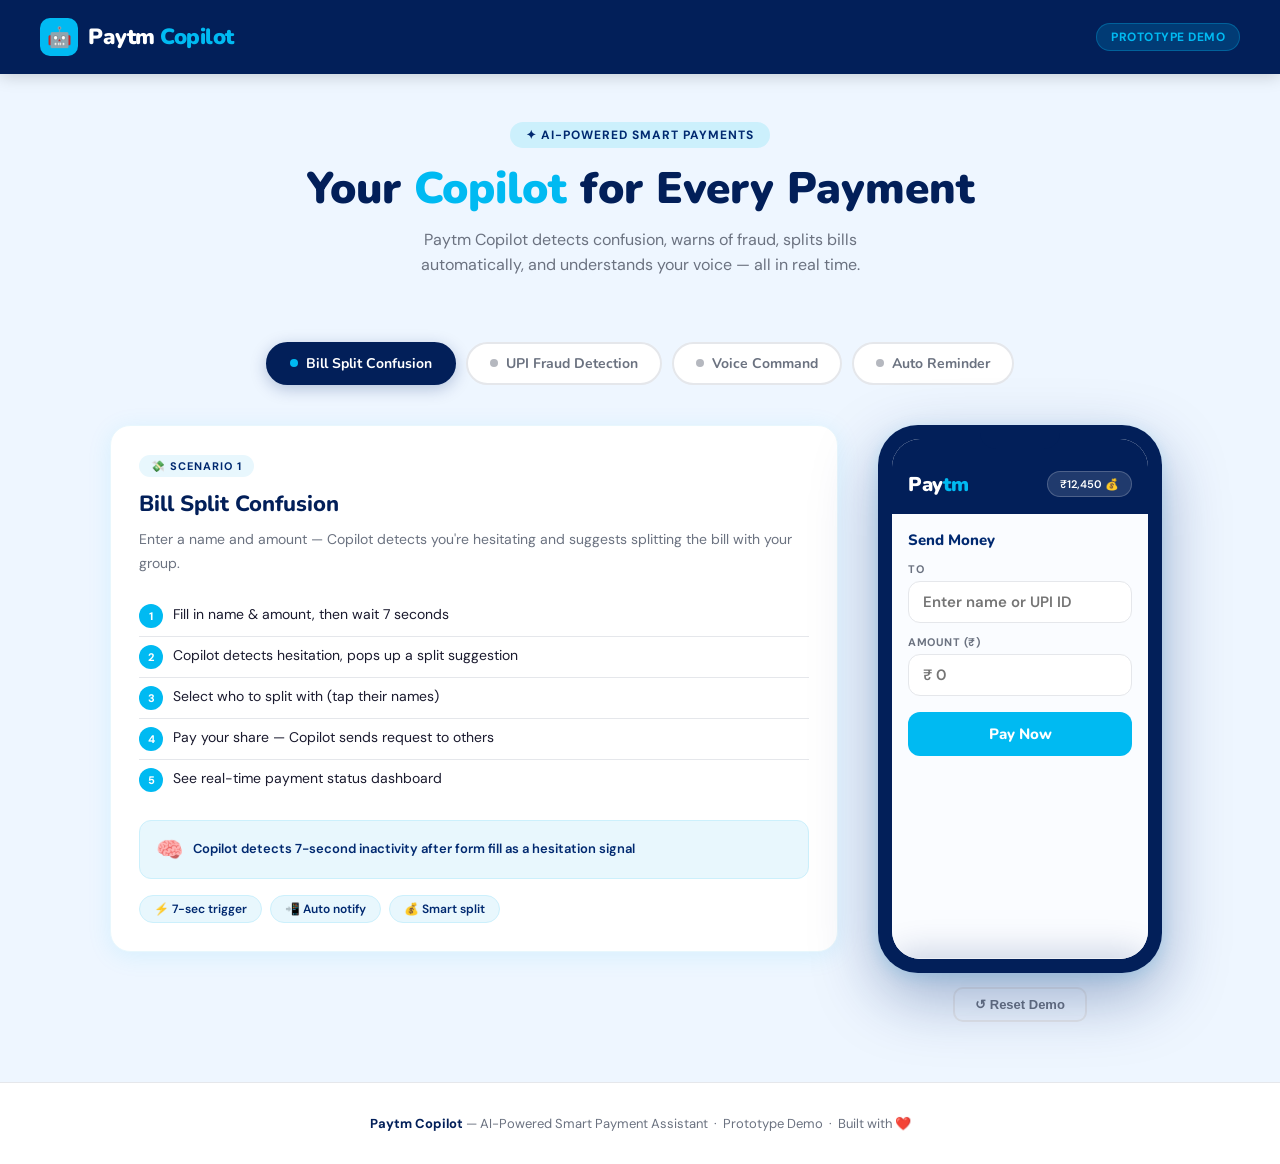
<file: 4 Scenerios.html>
<!DOCTYPE html>
<html lang="en">
<head>
<meta charset="UTF-8">
<meta name="viewport" content="width=device-width, initial-scale=1.0">
<title>Paytm Copilot — Smart Payment Assistant</title>
<link href="https://fonts.googleapis.com/css2?family=Nunito:wght@400;600;700;800;900&family=DM+Sans:wght@400;500;600&display=swap" rel="stylesheet">
<style>
  :root {
    --paytm-blue: #00BAF2;
    --paytm-dark-blue: #002970;
    --paytm-navy: #021F59;
    --paytm-light-blue: #E8F7FD;
    --paytm-sky: #CCF0FC;
    --green: #00C853;
    --green-light: #E8F5E9;
    --orange: #FF6D00;
    --orange-light: #FFF3E0;
    --red: #D50000;
    --red-light: #FFEBEE;
    --gray-bg: #F5F7FA;
    --card-bg: #FFFFFF;
    --text-main: #1A1A2E;
    --text-sub: #6B7280;
    --border: #E5E7EB;
    --shadow: 0 4px 24px rgba(0,186,242,0.10);
    --phone-bg: #FAFCFF;
  }

  * { box-sizing: border-box; margin: 0; padding: 0; }

  body {
    font-family: 'DM Sans', sans-serif;
    background: #EEF6FF;
    color: var(--text-main);
    min-height: 100vh;
  }

  /* ── HEADER ── */
  header {
    background: var(--paytm-navy);
    padding: 18px 40px;
    display: flex;
    align-items: center;
    gap: 14px;
    position: sticky; top: 0; z-index: 100;
    box-shadow: 0 2px 16px rgba(0,0,0,0.18);
  }
  .logo-wrap {
    display: flex; align-items: center; gap: 10px;
  }
  .logo-icon {
    width: 38px; height: 38px;
    background: var(--paytm-blue);
    border-radius: 10px;
    display: flex; align-items: center; justify-content: center;
    font-size: 20px;
  }
  header h1 {
    font-family: 'Nunito', sans-serif;
    font-size: 22px; font-weight: 900;
    color: #fff;
    letter-spacing: -0.5px;
  }
  header h1 span { color: var(--paytm-blue); }
  .header-badge {
    margin-left: auto;
    background: rgba(0,186,242,0.18);
    color: var(--paytm-blue);
    font-size: 12px; font-weight: 700;
    padding: 5px 14px; border-radius: 20px;
    letter-spacing: 0.5px;
    border: 1px solid rgba(0,186,242,0.3);
  }

  /* ── HERO ── */
  .hero {
    text-align: center;
    padding: 48px 20px 32px;
  }
  .hero-tag {
    display: inline-block;
    background: var(--paytm-sky);
    color: var(--paytm-dark-blue);
    font-size: 12px; font-weight: 700;
    padding: 5px 16px; border-radius: 20px;
    letter-spacing: 1px; margin-bottom: 16px;
    text-transform: uppercase;
  }
  .hero h2 {
    font-family: 'Nunito', sans-serif;
    font-size: clamp(26px,5vw,44px);
    font-weight: 900; line-height: 1.15;
    color: var(--paytm-navy);
    margin-bottom: 12px;
  }
  .hero h2 span { color: var(--paytm-blue); }
  .hero p {
    color: var(--text-sub);
    font-size: 16px; max-width: 520px; margin: 0 auto 32px;
    line-height: 1.6;
  }

  /* ── NAV TABS ── */
  .scenario-nav {
    display: flex; justify-content: center; flex-wrap: wrap;
    gap: 10px; margin-bottom: 40px; padding: 0 16px;
  }
  .nav-btn {
    background: #fff;
    border: 2px solid var(--border);
    color: var(--text-sub);
    font-family: 'Nunito', sans-serif;
    font-size: 14px; font-weight: 700;
    padding: 10px 22px; border-radius: 50px;
    cursor: pointer; transition: all .2s;
    display: flex; align-items: center; gap: 8px;
  }
  .nav-btn:hover { border-color: var(--paytm-blue); color: var(--paytm-blue); }
  .nav-btn.active {
    background: var(--paytm-navy);
    border-color: var(--paytm-navy);
    color: #fff;
    box-shadow: 0 4px 16px rgba(0,41,112,0.25);
  }
  .nav-btn .dot {
    width: 8px; height: 8px; border-radius: 50%;
    background: currentColor; opacity: 0.5;
  }
  .nav-btn.active .dot { opacity: 1; background: var(--paytm-blue); }

  /* ── SCENARIO CONTAINER ── */
  .scenario { display: none; }
  .scenario.active { display: block; }

  /* ── DEMO LAYOUT ── */
  .demo-layout {
    display: flex; gap: 32px; align-items: flex-start;
    max-width: 1100px; margin: 0 auto 60px;
    padding: 0 20px;
    flex-wrap: wrap;
  }

  /* ── INFO CARD ── */
  .info-card {
    flex: 1; min-width: 280px;
    background: var(--card-bg);
    border-radius: 20px;
    padding: 28px;
    box-shadow: var(--shadow);
    border: 1.5px solid #E8F7FD;
  }
  .info-card .sc-tag {
    display: inline-block;
    font-size: 11px; font-weight: 700; letter-spacing: 1px;
    text-transform: uppercase;
    padding: 4px 12px; border-radius: 20px;
    margin-bottom: 14px;
  }
  .info-card h3 {
    font-family: 'Nunito', sans-serif;
    font-size: 22px; font-weight: 800; margin-bottom: 10px;
    line-height: 1.25;
    color: var(--paytm-navy);
  }
  .info-card p {
    color: var(--text-sub); font-size: 14px; line-height: 1.7;
    margin-bottom: 20px;
  }
  .step-list { list-style: none; }
  .step-list li {
    display: flex; align-items: flex-start; gap: 10px;
    font-size: 14px; color: var(--text-main);
    padding: 8px 0; border-bottom: 1px solid var(--border);
    line-height: 1.5;
  }
  .step-list li:last-child { border-bottom: none; }
  .step-num {
    min-width: 24px; height: 24px;
    background: var(--paytm-blue);
    color: #fff; border-radius: 50%;
    font-size: 11px; font-weight: 800;
    display: flex; align-items: center; justify-content: center;
    flex-shrink: 0;
  }
  .copilot-badge {
    margin-top: 20px;
    background: var(--paytm-light-blue);
    border: 1.5px solid var(--paytm-sky);
    border-radius: 12px; padding: 14px 16px;
    display: flex; align-items: center; gap: 10px;
  }
  .copilot-badge .icon { font-size: 22px; }
  .copilot-badge p { margin: 0; color: var(--paytm-dark-blue); font-size: 13px; font-weight: 600; }

  /* ── PHONE ── */
  .phone-wrap {
    display: flex; flex-direction: column; align-items: center;
    flex: 0 0 300px;
  }
  .phone {
    width: 284px;
    background: var(--paytm-navy);
    border-radius: 40px;
    padding: 14px;
    box-shadow: 0 24px 64px rgba(0,41,112,0.35), 0 4px 16px rgba(0,186,242,0.15);
    position: relative;
  }
  .phone-inner {
    background: #fff;
    border-radius: 28px;
    overflow: hidden;
    min-height: 520px;
    position: relative;
    display: flex; flex-direction: column;
  }
  .phone-notch {
    position: absolute; top: 0; left: 50%; transform: translateX(-50%);
    width: 80px; height: 24px;
    background: var(--paytm-navy);
    border-radius: 0 0 16px 16px;
    z-index: 10;
  }

  /* PAYTM APP HEADER */
  .app-header {
    background: var(--paytm-navy);
    padding: 32px 16px 16px;
    display: flex; align-items: center; justify-content: space-between;
  }
  .app-header .app-logo {
    font-family: 'Nunito', sans-serif;
    font-size: 20px; font-weight: 900;
    color: #fff; letter-spacing: -0.5px;
  }
  .app-header .app-logo span { color: var(--paytm-blue); }
  .app-header .balance-chip {
    background: rgba(255,255,255,0.12);
    border: 1px solid rgba(255,255,255,0.2);
    padding: 5px 12px; border-radius: 20px;
    font-size: 11px; color: #fff; font-weight: 600;
  }

  /* PHONE SCREEN CONTENT */
  .phone-screen {
    flex: 1;
    background: var(--phone-bg);
    padding: 16px;
    display: flex; flex-direction: column; gap: 12px;
    position: relative;
  }

  /* Input fields on phone */
  .phone-input-group { display: flex; flex-direction: column; gap: 5px; }
  .phone-input-group label {
    font-size: 11px; font-weight: 700; color: var(--text-sub);
    letter-spacing: 0.5px; text-transform: uppercase;
  }
  .phone-input {
    background: #fff;
    border: 1.5px solid var(--border);
    border-radius: 12px;
    padding: 10px 14px;
    font-size: 15px; font-weight: 600;
    color: var(--text-main);
    font-family: 'DM Sans', sans-serif;
    transition: border-color .2s, box-shadow .2s;
    outline: none; width: 100%;
    display: block;
  }
  .phone-input:focus { border-color: var(--paytm-blue); box-shadow: 0 0 0 3px rgba(0,186,242,0.12); }
  .phone-input.amount-green { border-color: var(--green); color: var(--green); background: var(--green-light); }
  .phone-input.amount-orange { border-color: var(--orange); color: var(--orange); background: var(--orange-light); }
  .phone-input.amount-red { border-color: var(--red); color: var(--red); background: var(--red-light); }

  /* Pay button */
  .phone-pay-btn {
    background: var(--paytm-blue);
    color: #fff; border: none;
    border-radius: 12px; padding: 12px;
    font-family: 'Nunito', sans-serif;
    font-size: 15px; font-weight: 800;
    cursor: pointer; width: 100%;
    transition: all .2s;
    margin-top: 4px;
  }
  .phone-pay-btn:hover { background: var(--paytm-dark-blue); transform: translateY(-1px); }
  .phone-pay-btn:disabled { background: #b0bec5; cursor: default; transform: none; }

  /* ── COPILOT POPUP on phone ── */
  .copilot-popup {
    position: absolute; bottom: 0; left: 0; right: 0;
    background: #fff;
    border-radius: 20px 20px 0 0;
    padding: 16px;
    box-shadow: 0 -8px 32px rgba(0,41,112,0.18);
    transform: translateY(100%);
    transition: transform .38s cubic-bezier(.4,0,.2,1);
    z-index: 20;
  }
  .copilot-popup.show { transform: translateY(0); }
  .popup-handle {
    width: 36px; height: 4px;
    background: #E0E0E0; border-radius: 4px;
    margin: 0 auto 14px;
  }
  .popup-header {
    display: flex; align-items: center; gap: 8px; margin-bottom: 12px;
  }
  .popup-avatar {
    width: 32px; height: 32px;
    background: var(--paytm-navy);
    border-radius: 50%;
    display: flex; align-items: center; justify-content: center;
    font-size: 14px; flex-shrink: 0;
  }
  .popup-title { font-weight: 800; font-size: 14px; color: var(--paytm-navy); font-family: 'Nunito', sans-serif; }
  .popup-sub { font-size: 11px; color: var(--text-sub); margin-top: 1px; }
  .popup-msg {
    background: var(--paytm-light-blue);
    border-radius: 12px; padding: 12px;
    font-size: 13px; line-height: 1.5; color: var(--paytm-dark-blue);
    margin-bottom: 12px;
  }
  .popup-actions { display: flex; gap: 8px; }
  .popup-btn {
    flex: 1; padding: 10px;
    border-radius: 10px; border: none;
    font-family: 'Nunito', sans-serif;
    font-size: 13px; font-weight: 800;
    cursor: pointer; transition: all .2s;
  }
  .popup-btn.primary { background: var(--paytm-navy); color: #fff; }
  .popup-btn.primary:hover { background: var(--paytm-blue); }
  .popup-btn.secondary { background: var(--gray-bg); color: var(--text-sub); border: 1.5px solid var(--border); }
  .popup-btn.green { background: var(--green); color: #fff; }
  .popup-btn.orange { background: var(--orange); color: #fff; }
  .popup-btn.red-btn { background: var(--red); color: #fff; }

  /* Amount color badge */
  .amount-badge {
    display: flex; align-items: center; gap: 6px;
    font-size: 11px; font-weight: 700;
    padding: 4px 10px; border-radius: 20px;
    margin-top: 4px;
    opacity: 0;
    transition: opacity .3s;
  }
  .amount-badge.show { opacity: 1; }
  .amount-badge.green { background: var(--green-light); color: var(--green); }
  .amount-badge.orange { background: var(--orange-light); color: var(--orange); }
  .amount-badge.red { background: var(--red-light); color: var(--red); }
  .amount-badge::before { content: '●'; font-size: 8px; }

  /* Success screen */
  .success-screen {
    display: flex; flex-direction: column; align-items: center;
    justify-content: center; gap: 12px;
    flex: 1;
    text-align: center; padding: 20px;
  }
  .success-icon {
    width: 72px; height: 72px; border-radius: 50%;
    display: flex; align-items: center; justify-content: center;
    font-size: 36px;
  }
  .success-title { font-family: 'Nunito', sans-serif; font-size: 20px; font-weight: 900; }
  .success-sub { font-size: 13px; color: var(--text-sub); line-height: 1.5; }

  /* ── BILL SPLIT SPECIFIC ── */
  .split-people { display: flex; flex-direction: column; gap: 8px; }
  .split-person {
    display: flex; align-items: center; gap: 10px;
    background: #fff; border: 1.5px solid var(--border);
    border-radius: 12px; padding: 10px 12px;
    cursor: pointer; transition: all .2s;
  }
  .split-person.selected { border-color: var(--paytm-blue); background: var(--paytm-light-blue); }
  .split-person .avatar {
    width: 32px; height: 32px; border-radius: 50%;
    display: flex; align-items: center; justify-content: center;
    font-size: 16px; flex-shrink: 0;
  }
  .split-person .name { font-weight: 700; font-size: 13px; color: var(--text-main); }
  .split-person .share { font-size: 12px; color: var(--text-sub); margin-left: auto; font-weight: 600; }
  .split-person .check {
    width: 18px; height: 18px; border-radius: 50%;
    border: 2px solid var(--border);
    display: flex; align-items: center; justify-content: center;
    font-size: 10px; color: transparent;
    flex-shrink: 0; transition: all .2s;
  }
  .split-person.selected .check {
    background: var(--paytm-blue); border-color: var(--paytm-blue); color: #fff;
  }

  /* ── BILL SUMMARY ── */
  .bill-summary {
    background: var(--paytm-light-blue);
    border-radius: 12px; padding: 12px;
    font-size: 13px;
  }
  .bill-row { display: flex; justify-content: space-between; padding: 3px 0; }
  .bill-row .label { color: var(--text-sub); }
  .bill-row .val { font-weight: 700; color: var(--paytm-navy); }
  .bill-row.highlight .val { color: var(--green); }

  /* ── VOICE SCENARIO ── */
  .voice-area {
    display: flex; flex-direction: column; align-items: center;
    gap: 12px; padding: 16px 0 8px;
  }
  .mic-btn {
    width: 68px; height: 68px; border-radius: 50%;
    background: var(--paytm-navy);
    border: none; cursor: pointer;
    display: flex; align-items: center; justify-content: center;
    font-size: 28px;
    box-shadow: 0 6px 20px rgba(0,41,112,0.3);
    transition: all .2s;
    position: relative;
  }
  .mic-btn.listening {
    background: var(--red);
    box-shadow: 0 6px 20px rgba(213,0,0,0.35);
    animation: pulse-mic 1s infinite;
  }
  @keyframes pulse-mic {
    0%,100% { box-shadow: 0 6px 20px rgba(213,0,0,0.35), 0 0 0 0 rgba(213,0,0,0.25); }
    50% { box-shadow: 0 6px 20px rgba(213,0,0,0.35), 0 0 0 14px rgba(213,0,0,0); }
  }
  .mic-label { font-size: 12px; color: var(--text-sub); font-weight: 600; }
  .voice-transcript {
    background: #fff; border: 1.5px solid var(--paytm-sky);
    border-radius: 12px; padding: 10px 14px;
    font-size: 13px; color: var(--text-sub);
    width: 100%; min-height: 38px;
    font-style: italic;
  }
  .voice-transcript.active { color: var(--paytm-dark-blue); font-style: normal; font-weight: 600; }

  /* ── REMINDER SCENARIO ── */
  .reminder-list { display: flex; flex-direction: column; gap: 8px; }
  .reminder-item {
    background: #fff; border: 1.5px solid var(--border);
    border-radius: 12px; padding: 12px;
    display: flex; align-items: center; gap: 10px;
  }
  .reminder-item .r-icon {
    width: 36px; height: 36px; border-radius: 10px;
    display: flex; align-items: center; justify-content: center;
    font-size: 18px; flex-shrink: 0;
  }
  .reminder-item .r-info { flex: 1; }
  .reminder-item .r-name { font-weight: 700; font-size: 13px; color: var(--text-main); }
  .reminder-item .r-date { font-size: 11px; color: var(--text-sub); margin-top: 1px; }
  .reminder-item .r-amount { font-weight: 800; font-size: 14px; font-family: 'Nunito', sans-serif; }
  .reminder-item.paid { opacity: 0.55; }
  .reminder-item.paid .r-name { text-decoration: line-through; }

  .total-card {
    background: var(--paytm-navy);
    border-radius: 12px; padding: 14px;
    color: #fff; text-align: center;
  }
  .total-card .total-label { font-size: 11px; opacity: 0.7; text-transform: uppercase; letter-spacing: 1px; }
  .total-card .total-amt { font-family: 'Nunito', sans-serif; font-size: 28px; font-weight: 900; margin: 4px 0; }
  .total-card .total-sub { font-size: 11px; opacity: 0.6; }

  /* ── TIMELINE / STEP INDICATOR ── */
  .phone-step-indicator {
    display: flex; justify-content: center; gap: 6px; padding: 8px 0 0;
  }
  .phone-step-indicator .step-dot {
    width: 7px; height: 7px; border-radius: 50%;
    background: var(--border); transition: all .3s;
  }
  .phone-step-indicator .step-dot.active { background: var(--paytm-blue); transform: scale(1.3); }
  .phone-step-indicator .step-dot.done { background: var(--green); }

  /* ── FRAUD WARNING ── */
  .fraud-warn {
    border-radius: 12px; padding: 12px;
    margin-bottom: 8px;
    display: flex; gap: 8px; align-items: flex-start;
    font-size: 13px; line-height: 1.5;
    display: none;
  }
  .fraud-warn.show { display: flex; }
  .fraud-warn .warn-icon { font-size: 18px; flex-shrink: 0; }
  .fraud-warn.orange-warn { background: var(--orange-light); color: #7f3b00; border: 1.5px solid #FFB74D; }
  .fraud-warn.red-warn { background: var(--red-light); color: #7f0000; border: 1.5px solid #EF9A9A; }

  /* ── STATUS tags ── */
  .status-tag {
    display: inline-block;
    font-size: 10px; font-weight: 700; letter-spacing: 0.5px;
    padding: 3px 8px; border-radius: 20px;
    text-transform: uppercase;
  }
  .status-tag.pending { background: var(--orange-light); color: var(--orange); }
  .status-tag.paid { background: var(--green-light); color: var(--green); }
  .status-tag.sent { background: var(--paytm-light-blue); color: var(--paytm-dark-blue); }

  /* ── RESET BTN ── */
  .reset-btn {
    margin-top: 14px;
    background: transparent; border: 2px solid var(--border);
    color: var(--text-sub); border-radius: 10px;
    padding: 8px 20px; font-size: 13px; font-weight: 700;
    cursor: pointer; transition: all .2s;
  }
  .reset-btn:hover { border-color: var(--paytm-blue); color: var(--paytm-blue); }

  /* ── FEATURE CHIPS ── */
  .feature-chips { display: flex; flex-wrap: wrap; gap: 8px; margin-top: 16px; }
  .chip {
    background: var(--gray-bg);
    border: 1.5px solid var(--border);
    border-radius: 20px; padding: 5px 14px;
    font-size: 12px; font-weight: 600; color: var(--text-sub);
    display: flex; align-items: center; gap: 5px;
  }
  .chip.blue { background: var(--paytm-light-blue); border-color: var(--paytm-sky); color: var(--paytm-dark-blue); }

  /* ── FOOTER ── */
  footer {
    text-align: center;
    padding: 32px 20px;
    color: var(--text-sub);
    font-size: 13px;
    border-top: 1px solid var(--border);
    background: #fff;
  }
  footer strong { color: var(--paytm-navy); }

  /* ── UTILS ── */
  .hidden { display: none !important; }
  .mt8 { margin-top: 8px; }
  .mt4 { margin-top: 4px; }

  /* scrollbar */
  ::-webkit-scrollbar { width: 5px; }
  ::-webkit-scrollbar-thumb { background: var(--paytm-sky); border-radius: 10px; }

  /* Phone timer bar */
  .timer-bar-wrap {
    height: 4px; background: var(--border); border-radius: 4px; overflow: hidden;
    margin-bottom: 6px; display: none;
  }
  .timer-bar-wrap.show { display: block; }
  .timer-bar {
    height: 100%; background: var(--paytm-blue); border-radius: 4px;
    width: 100%;
    transition: width linear;
  }
</style>
</head>
<body>

<!-- HEADER -->
<header>
  <div class="logo-wrap">
    <div class="logo-icon">🤖</div>
    <h1>Paytm <span>Copilot</span></h1>
  </div>
  <div class="header-badge">PROTOTYPE DEMO</div>
</header>

<!-- HERO -->
<div class="hero">
  <div class="hero-tag">✦ AI-Powered Smart Payments</div>
  <h2>Your <span>Copilot</span> for Every Payment</h2>
  <p>Paytm Copilot detects confusion, warns of fraud, splits bills automatically, and understands your voice — all in real time.</p>
</div>

<!-- SCENARIO NAV -->
<div class="scenario-nav">
  <button class="nav-btn active" onclick="switchScenario('split')">
    <span class="dot"></span>Bill Split Confusion
  </button>
  <button class="nav-btn" onclick="switchScenario('fraud')">
    <span class="dot"></span>UPI Fraud Detection
  </button>
  <button class="nav-btn" onclick="switchScenario('voice')">
    <span class="dot"></span>Voice Command
  </button>
  <button class="nav-btn" onclick="switchScenario('reminder')">
    <span class="dot"></span>Auto Reminder
  </button>
</div>

<!-- ═══════════════════════════════════════════ -->
<!--  SCENARIO 1 — BILL SPLIT                  -->
<!-- ═══════════════════════════════════════════ -->
<div id="sc-split" class="scenario active">
  <div class="demo-layout">
    <!-- Info -->
    <div class="info-card">
      <div class="sc-tag" style="background:#E8F7FD;color:#002970;">💸 Scenario 1</div>
      <h3>Bill Split Confusion</h3>
      <p>Enter a name and amount — Copilot detects you're hesitating and suggests splitting the bill with your group.</p>
      <ul class="step-list">
        <li><div class="step-num">1</div> Fill in name & amount, then wait 7 seconds</li>
        <li><div class="step-num">2</div> Copilot detects hesitation, pops up a split suggestion</li>
        <li><div class="step-num">3</div> Select who to split with (tap their names)</li>
        <li><div class="step-num">4</div> Pay your share — Copilot sends request to others</li>
        <li><div class="step-num">5</div> See real-time payment status dashboard</li>
      </ul>
      <div class="copilot-badge">
        <div class="icon">🧠</div>
        <p>Copilot detects 7-second inactivity after form fill as a hesitation signal</p>
      </div>
      <div class="feature-chips">
        <div class="chip blue">⚡ 7-sec trigger</div>
        <div class="chip blue">📲 Auto notify</div>
        <div class="chip blue">💰 Smart split</div>
      </div>
    </div>

    <!-- Phone -->
    <div class="phone-wrap">
      <div class="phone">
        <div class="phone-notch"></div>
        <div class="phone-inner">
          <div class="app-header">
            <div class="app-logo">Pay<span>tm</span></div>
            <div class="balance-chip">₹12,450 💰</div>
          </div>

          <!-- STEP: FORM -->
          <div class="phone-screen" id="split-form-screen">
            <div style="font-family:'Nunito',sans-serif;font-size:15px;font-weight:800;color:#002970;">Send Money</div>

            <div class="phone-input-group">
              <label>To</label>
              <input class="phone-input" id="split-name" placeholder="Enter name or UPI ID" oninput="splitTyping()" />
            </div>
            <div class="phone-input-group">
              <label>Amount (₹)</label>
              <input class="phone-input" id="split-amount" type="number" placeholder="₹ 0" oninput="splitTyping()" />
            </div>

            <div class="timer-bar-wrap" id="split-timer-wrap">
              <div class="timer-bar" id="split-timer-bar"></div>
            </div>
            <div id="split-timer-label" style="font-size:11px;color:#aaa;text-align:center;display:none;">Copilot watching… 👀</div>

            <button class="phone-pay-btn" onclick="splitPay()" id="split-pay-btn">Pay Now</button>

            <!-- COPILOT POPUP -->
            <div class="copilot-popup" id="split-popup">
              <div class="popup-handle"></div>
              <div class="popup-header">
                <div class="popup-avatar">🤖</div>
                <div>
                  <div class="popup-title">Paytm Copilot</div>
                  <div class="popup-sub">Bill Split Suggestion</div>
                </div>
              </div>
              <div class="popup-msg" id="split-popup-msg">
                You've been on this screen for 7 seconds. Split this ₹<span id="split-amt-display">0</span> bill with your group?
              </div>
              <div class="popup-actions">
                <button class="popup-btn primary" onclick="showSplitPicker()">Yes, Split! 🤝</button>
                <button class="popup-btn secondary" onclick="closeSplitPopup()">No, I'll pay</button>
              </div>
            </div>
          </div>

          <!-- STEP: SPLIT PICKER -->
          <div class="phone-screen hidden" id="split-picker-screen">
            <div style="font-family:'Nunito',sans-serif;font-size:14px;font-weight:800;color:#002970;">Split with who? 👥</div>
            <div id="split-bill-info" class="bill-summary">
              <div class="bill-row"><span class="label">Total Bill</span><span class="val" id="sp-total">₹0</span></div>
              <div class="bill-row"><span class="label">Per Person</span><span class="val" id="sp-per">₹0</span></div>
              <div class="bill-row highlight"><span class="label">You Pay</span><span class="val" id="sp-you">₹0</span></div>
            </div>
            <div class="split-people" id="split-people-list">
              <div class="split-person" onclick="toggleSplitPerson(this,'Priya',0)" data-idx="0">
                <div class="avatar" style="background:#FFE0B2;">👩</div>
                <div class="name">Priya Sharma</div>
                <div class="share" id="sp-share-0">₹—</div>
                <div class="check">✓</div>
              </div>
              <div class="split-person" onclick="toggleSplitPerson(this,'Rohan',1)" data-idx="1">
                <div class="avatar" style="background:#E1F5FE;">👦</div>
                <div class="name">Rohan Verma</div>
                <div class="share" id="sp-share-1">₹—</div>
                <div class="check">✓</div>
              </div>
              <div class="split-person" onclick="toggleSplitPerson(this,'Anjali',2)" data-idx="2">
                <div class="avatar" style="background:#F3E5F5;">👧</div>
                <div class="name">Anjali Mehta</div>
                <div class="share" id="sp-share-2">₹—</div>
                <div class="check">✓</div>
              </div>
            </div>
            <button class="phone-pay-btn" onclick="doSplitPay()" style="margin-top:8px;">Pay My Share ✅</button>
          </div>

          <!-- STEP: SPLIT SUCCESS -->
          <div class="phone-screen hidden" id="split-success-screen">
            <div class="success-screen">
              <div class="success-icon" style="background:var(--green-light);">✅</div>
              <div class="success-title" style="color:var(--green);">Your Part Paid!</div>
              <div class="success-sub" id="split-success-msg">Payment sent. Copilot notified others.</div>
              <div style="width:100%;background:#fff;border-radius:14px;padding:14px;border:1.5px solid var(--border);">
                <div style="font-size:11px;font-weight:700;color:var(--text-sub);text-transform:uppercase;letter-spacing:1px;margin-bottom:10px;">Payment Status</div>
                <div id="split-status-list" style="display:flex;flex-direction:column;gap:8px;"></div>
              </div>
            </div>
          </div>
        </div>
      </div>
      <button class="reset-btn" onclick="resetSplit()">↺ Reset Demo</button>
    </div>
  </div>
</div>

<!-- ═══════════════════════════════════════════ -->
<!--  SCENARIO 2 — UPI FRAUD                   -->
<!-- ═══════════════════════════════════════════ -->
<div id="sc-fraud" class="scenario">
  <div class="demo-layout">
    <!-- Info -->
    <div class="info-card">
      <div class="sc-tag" style="background:#FFF3E0;color:#7f3b00;">⚠️ Scenario 2</div>
      <h3>Unknown UPI Fraud Detection</h3>
      <p>As you type the payment amount, Copilot changes color to signal risk — green for safe, orange for caution, red for danger.</p>
      <ul class="step-list">
        <li><div class="step-num">1</div> Enter a UPI ID — Copilot checks if it's known/unknown</li>
        <li><div class="step-num">2</div> Type amount → color changes in real time</li>
        <li><div class="step-num">3</div> Under ₹1000 = green (safe), ₹1000-₹10000 = orange (caution)</li>
        <li><div class="step-num">4</div> Above ₹10,000 = red (high risk) with a hard warning</li>
        <li><div class="step-num">5</div> Confirm or cancel — Copilot blocks suspicious payments</li>
      </ul>
      <div class="copilot-badge">
        <div class="icon">🛡️</div>
        <p>Copilot cross-references UPI ID trust score and amount to calculate risk</p>
      </div>
      <div class="feature-chips">
        <div class="chip" style="background:#E8F5E9;border-color:#A5D6A7;color:var(--green);">🟢 &lt; ₹1000 Safe</div>
        <div class="chip" style="background:var(--orange-light);border-color:#FFCC80;color:var(--orange);">🟠 ₹1k–₹10k Caution</div>
        <div class="chip" style="background:var(--red-light);border-color:#EF9A9A;color:var(--red);">🔴 &gt; ₹10k Danger</div>
      </div>
    </div>

    <!-- Phone -->
    <div class="phone-wrap">
      <div class="phone">
        <div class="phone-notch"></div>
        <div class="phone-inner">
          <div class="app-header">
            <div class="app-logo">Pay<span>tm</span></div>
            <div class="balance-chip">₹12,450 💰</div>
          </div>

          <div class="phone-screen" id="fraud-screen">
            <div style="font-family:'Nunito',sans-serif;font-size:15px;font-weight:800;color:#002970;">UPI Payment</div>

            <div class="phone-input-group">
              <label>UPI ID / Name</label>
              <input class="phone-input" id="fraud-name" placeholder="e.g. unknown@upi" oninput="fraudCheckName(this.value)" />
            </div>
            <div id="fraud-upi-badge" style="font-size:11px;margin-top:3px;display:none;"></div>

            <div class="phone-input-group">
              <label>Amount (₹)</label>
              <input class="phone-input" id="fraud-amount" type="number" placeholder="₹ 0" oninput="fraudCheckAmount(this.value)" />
            </div>
            <div class="amount-badge" id="fraud-amount-badge">Normal amount</div>

            <div class="fraud-warn" id="fraud-warn-orange">
              <span class="warn-icon">⚠️</span>
              <span>Sending <strong>₹<span id="fw-amt-o">0</span></strong> to an <strong>unverified</strong> UPI. This looks suspicious. Proceed carefully.</span>
            </div>
            <div class="fraud-warn" id="fraud-warn-red">
              <span class="warn-icon">🚨</span>
              <span>HIGH RISK! You're sending <strong>₹<span id="fw-amt-r">0</span></strong> to an unknown UPI. This is a common fraud pattern. Copilot recommends you STOP.</span>
            </div>

            <button class="phone-pay-btn" id="fraud-pay-btn" onclick="fraudProceed()" disabled>Pay</button>

            <!-- FRAUD POPUP -->
            <div class="copilot-popup" id="fraud-popup">
              <div class="popup-handle"></div>
              <div class="popup-header">
                <div class="popup-avatar">🛡️</div>
                <div>
                  <div class="popup-title">Copilot Warning</div>
                  <div class="popup-sub" id="fraud-popup-sub">Risk Detected</div>
                </div>
              </div>
              <div class="popup-msg" id="fraud-popup-msg"></div>
              <div class="popup-actions" id="fraud-popup-actions"></div>
            </div>
          </div>

          <!-- Fraud result screen -->
          <div class="phone-screen hidden" id="fraud-result-screen">
            <div class="success-screen" id="fraud-result-inner"></div>
          </div>
        </div>
      </div>
      <button class="reset-btn" onclick="resetFraud()">↺ Reset Demo</button>
    </div>
  </div>
</div>

<!-- ═══════════════════════════════════════════ -->
<!--  SCENARIO 3 — VOICE COMMAND               -->
<!-- ═══════════════════════════════════════════ -->
<div id="sc-voice" class="scenario">
  <div class="demo-layout">
    <!-- Info -->
    <div class="info-card">
      <div class="sc-tag" style="background:#E8F7FD;color:#002970;">🎙️ Scenario 3</div>
      <h3>Voice Command</h3>
      <p>Tap the mic, speak a payment command like "Pay Rahul 500" — Copilot fills the form and asks for confirmation.</p>
      <ul class="step-list">
        <li><div class="step-num">1</div> Tap the mic button to start voice input</li>
        <li><div class="step-num">2</div> Say "Pay [name] [amount]" — e.g. "Pay Rahul 500"</li>
        <li><div class="step-num">3</div> Copilot extracts name & amount, fills the form</li>
        <li><div class="step-num">4</div> Review the filled form and confirm</li>
        <li><div class="step-num">5</div> Payment goes through in one tap!</div></li>
      </ul>
      <div class="copilot-badge">
        <div class="icon">🎤</div>
        <p>Uses Web Speech API — works in Chrome. Try saying "Pay Rahul 500" or "Send Priya 2000"</p>
      </div>
      <div class="feature-chips">
        <div class="chip blue">🎤 Real mic input</div>
        <div class="chip blue">🧠 NLP parsing</div>
        <div class="chip blue">⚡ Auto fill</div>
      </div>
      <div style="margin-top:16px;background:#FFF8E1;border:1.5px solid #FFE082;border-radius:12px;padding:12px;font-size:12px;color:#7f5c00;">
        <strong>💡 Try saying:</strong> "Pay Rahul 500", "Send Priya two thousand", "Transfer 1500 to Amit"
      </div>
    </div>

    <!-- Phone -->
    <div class="phone-wrap">
      <div class="phone">
        <div class="phone-notch"></div>
        <div class="phone-inner">
          <div class="app-header">
            <div class="app-logo">Pay<span>tm</span></div>
            <div class="balance-chip">₹12,450 💰</div>
          </div>

          <div class="phone-screen" id="voice-screen">
            <div style="font-family:'Nunito',sans-serif;font-size:15px;font-weight:800;color:#002970;">Voice Pay</div>

            <div class="voice-area">
              <button class="mic-btn" id="mic-btn" onclick="toggleMic()">🎤</button>
              <div class="mic-label" id="mic-label">Tap mic to speak</div>
              <div class="voice-transcript" id="voice-transcript">Your speech will appear here…</div>
            </div>

            <div style="text-align:center;font-size:11px;color:#aaa;margin-top:-4px;">— or type manually below —</div>

            <div class="phone-input-group">
              <label>Recipient Name</label>
              <input class="phone-input" id="voice-name" placeholder="Auto-filled from voice…" />
            </div>
            <div class="phone-input-group">
              <label>Amount (₹)</label>
              <input class="phone-input" id="voice-amount" type="number" placeholder="Auto-filled from voice…" />
            </div>

            <button class="phone-pay-btn" id="voice-pay-btn" onclick="voiceConfirm()" disabled>Confirm & Pay</button>

            <!-- Voice confirm popup -->
            <div class="copilot-popup" id="voice-popup">
              <div class="popup-handle"></div>
              <div class="popup-header">
                <div class="popup-avatar">🤖</div>
                <div>
                  <div class="popup-title">Copilot Understood</div>
                  <div class="popup-sub">Voice command parsed ✓</div>
                </div>
              </div>
              <div class="popup-msg" id="voice-popup-msg"></div>
              <div class="popup-actions">
                <button class="popup-btn green" onclick="voicePay()">✅ Yes, Pay Now</button>
                <button class="popup-btn secondary" onclick="closeVoicePopup()">Edit First</button>
              </div>
            </div>
          </div>

          <!-- Voice success -->
          <div class="phone-screen hidden" id="voice-success-screen">
            <div class="success-screen">
              <div class="success-icon" style="background:var(--green-light);">✅</div>
              <div class="success-title" style="color:var(--green);">Payment Done!</div>
              <div class="success-sub" id="voice-success-msg"></div>
              <div style="background:var(--paytm-light-blue);border-radius:12px;padding:14px;width:100%;text-align:center;">
                <div style="font-size:11px;color:var(--text-sub);">Transaction ID</div>
                <div style="font-family:'Nunito',sans-serif;font-weight:800;color:var(--paytm-navy);font-size:13px;" id="voice-txn-id"></div>
              </div>
            </div>
          </div>
        </div>
      </div>
      <button class="reset-btn" onclick="resetVoice()">↺ Reset Demo</button>
    </div>
  </div>
</div>

<!-- ═══════════════════════════════════════════ -->
<!--  SCENARIO 4 — AUTO REMINDER               -->
<!-- ═══════════════════════════════════════════ -->
<div id="sc-reminder" class="scenario">
  <div class="demo-layout">
    <!-- Info -->
    <div class="info-card">
      <div class="sc-tag" style="background:#F3E5F5;color:#4a148c;">🔔 Scenario 4</div>
      <h3>Smart Bill Reminder</h3>
      <p>Copilot tracks your upcoming bills. When you pay one, it deducts from the total automatically — no manual tracking needed.</p>
      <ul class="step-list">
        <li><div class="step-num">1</div> See your upcoming bills listed by due date</li>
        <li><div class="step-num">2</div> Copilot shows total outstanding amount</li>
        <li><div class="step-num">3</div> Tap "Pay" on any bill — it processes instantly</li>
        <li><div class="step-num">4</div> Total deducts automatically from the screen</li>
        <li><div class="step-num">5</div> Bill marked paid, balance updated live</li>
      </ul>
      <div class="copilot-badge">
        <div class="icon">📅</div>
        <p>Copilot learns your billing cycle and sends reminders 3 days before due date</p>
      </div>
      <div class="feature-chips">
        <div class="chip" style="background:#F3E5F5;border-color:#CE93D8;color:#6a1b9a;">🔔 Auto detect</div>
        <div class="chip" style="background:#E8F5E9;border-color:#A5D6A7;color:var(--green);">✅ Live deduct</div>
        <div class="chip" style="background:var(--orange-light);border-color:#FFCC80;color:var(--orange);">⚡ Instant pay</div>
      </div>
    </div>

    <!-- Phone -->
    <div class="phone-wrap">
      <div class="phone">
        <div class="phone-notch"></div>
        <div class="phone-inner">
          <div class="app-header">
            <div class="app-logo">Pay<span>tm</span></div>
            <div class="balance-chip">₹12,450 💰</div>
          </div>

          <div class="phone-screen" id="reminder-screen">
            <div class="total-card" id="reminder-total-card">
              <div class="total-label">Total Outstanding</div>
              <div class="total-amt" id="reminder-total">₹5,640</div>
              <div class="total-sub">3 bills pending</div>
            </div>

            <div class="reminder-list" id="reminder-list">
              <div class="reminder-item" id="r0">
                <div class="r-icon" style="background:#E3F2FD;">💡</div>
                <div class="r-info">
                  <div class="r-name">Electricity Bill</div>
                  <div class="r-date">Due: Apr 5 · <span class="status-tag pending">Pending</span></div>
                </div>
                <div>
                  <div class="r-amount" style="color:var(--orange);">₹1,840</div>
                  <button class="phone-pay-btn" style="padding:5px 10px;font-size:11px;margin-top:4px;width:auto;" onclick="payReminder(0,1840)">Pay</button>
                </div>
              </div>
              <div class="reminder-item" id="r1">
                <div class="r-icon" style="background:#F3E5F5;">📱</div>
                <div class="r-info">
                  <div class="r-name">Mobile Recharge</div>
                  <div class="r-date">Due: Apr 8 · <span class="status-tag pending">Pending</span></div>
                </div>
                <div>
                  <div class="r-amount" style="color:var(--orange);">₹599</div>
                  <button class="phone-pay-btn" style="padding:5px 10px;font-size:11px;margin-top:4px;width:auto;" onclick="payReminder(1,599)">Pay</button>
                </div>
              </div>
              <div class="reminder-item" id="r2">
                <div class="r-icon" style="background:#E8F5E9;">🌐</div>
                <div class="r-info">
                  <div class="r-name">Internet Bill</div>
                  <div class="r-date">Due: Apr 12 · <span class="status-tag pending">Pending</span></div>
                </div>
                <div>
                  <div class="r-amount" style="color:var(--orange);">₹1,299</div>
                  <button class="phone-pay-btn" style="padding:5px 10px;font-size:11px;margin-top:4px;width:auto;" onclick="payReminder(2,1299)">Pay</button>
                </div>
              </div>
              <div class="reminder-item" id="r3">
                <div class="r-icon" style="background:#FFF8E1;">🏠</div>
                <div class="r-info">
                  <div class="r-name">OTT Subscription</div>
                  <div class="r-date">Due: Apr 15 · <span class="status-tag pending">Pending</span></div>
                </div>
                <div>
                  <div class="r-amount" style="color:var(--orange);">₹1,902</div>
                  <button class="phone-pay-btn" style="padding:5px 10px;font-size:11px;margin-top:4px;width:auto;" onclick="payReminder(3,1902)">Pay</button>
                </div>
              </div>
            </div>

            <!-- Copilot popup for reminder -->
            <div class="copilot-popup" id="reminder-popup">
              <div class="popup-handle"></div>
              <div class="popup-header">
                <div class="popup-avatar">🤖</div>
                <div>
                  <div class="popup-title">Copilot</div>
                  <div class="popup-sub">Bill Paid!</div>
                </div>
              </div>
              <div class="popup-msg" id="reminder-popup-msg"></div>
              <div class="popup-actions">
                <button class="popup-btn green" onclick="closeReminderPopup()">Got it! ✓</button>
              </div>
            </div>
          </div>
        </div>
      </div>
      <button class="reset-btn" onclick="resetReminder()">↺ Reset Demo</button>
    </div>
  </div>
</div>

<!-- FOOTER -->
<footer>
  <strong>Paytm Copilot</strong> — AI-Powered Smart Payment Assistant &nbsp;·&nbsp; Prototype Demo &nbsp;·&nbsp; Built with ❤️
</footer>

<script>
// ══════════════════════════════════════════
//  NAVIGATION
// ══════════════════════════════════════════
function switchScenario(id) {
  document.querySelectorAll('.scenario').forEach(s => s.classList.remove('active'));
  document.querySelectorAll('.nav-btn').forEach(b => b.classList.remove('active'));
  document.getElementById('sc-' + id).classList.add('active');
  event.currentTarget.classList.add('active');
}

// ══════════════════════════════════════════
//  SCENARIO 1 — BILL SPLIT
// ══════════════════════════════════════════
let splitTimer = null;
let splitTimerEl = null;
let splitTimerStarted = false;

function splitTyping() {
  const name = document.getElementById('split-name').value;
  const amt = document.getElementById('split-amount').value;
  if (!name || !amt) { clearSplitTimer(); return; }
  if (!splitTimerStarted) startSplitTimer();
}

function startSplitTimer() {
  splitTimerStarted = true;
  const wrap = document.getElementById('split-timer-wrap');
  const bar = document.getElementById('split-timer-bar');
  const lbl = document.getElementById('split-timer-label');
  wrap.classList.add('show');
  lbl.style.display = 'block';
  bar.style.transition = 'none';
  bar.style.width = '100%';
  setTimeout(() => {
    bar.style.transition = 'width 7s linear';
    bar.style.width = '0%';
  }, 50);
  splitTimer = setTimeout(() => {
    showSplitPopup();
  }, 7000);
}

function clearSplitTimer() {
  splitTimerStarted = false;
  clearTimeout(splitTimer);
  document.getElementById('split-timer-wrap').classList.remove('show');
  document.getElementById('split-timer-label').style.display = 'none';
}

function showSplitPopup() {
  const amt = document.getElementById('split-amount').value;
  document.getElementById('split-amt-display').textContent = amt;
  document.getElementById('split-popup').classList.add('show');
  document.getElementById('split-timer-wrap').classList.remove('show');
  document.getElementById('split-timer-label').style.display = 'none';
}

function closeSplitPopup() {
  document.getElementById('split-popup').classList.remove('show');
  splitTimerStarted = false;
}

function splitPay() {
  const name = document.getElementById('split-name').value;
  const amt = document.getElementById('split-amount').value;
  if (!name || !amt) return;
  // Direct pay
  alert('Payment of ₹' + amt + ' sent to ' + name);
}

let selectedSplitPeople = [false, false, false];
const peopleNames = ['Priya Sharma', 'Rohan Verma', 'Anjali Mehta'];

function showSplitPicker() {
  document.getElementById('split-popup').classList.remove('show');
  document.getElementById('split-form-screen').classList.add('hidden');
  document.getElementById('split-picker-screen').classList.remove('hidden');
  updateSplitCalc();
}

function toggleSplitPerson(el, name, idx) {
  el.classList.toggle('selected');
  selectedSplitPeople[idx] = el.classList.contains('selected');
  updateSplitCalc();
}

function updateSplitCalc() {
  const total = parseFloat(document.getElementById('split-amount').value) || 0;
  const count = 1 + selectedSplitPeople.filter(Boolean).length; // you + selected
  const per = Math.ceil(total / count);
  document.getElementById('sp-total').textContent = '₹' + total;
  document.getElementById('sp-per').textContent = '₹' + per;
  document.getElementById('sp-you').textContent = '₹' + per;
  for (let i = 0; i < 3; i++) {
    const el = document.getElementById('sp-share-' + i);
    el.textContent = selectedSplitPeople[i] ? '₹' + per : '₹—';
  }
}

function doSplitPay() {
  document.getElementById('split-picker-screen').classList.add('hidden');
  document.getElementById('split-success-screen').classList.remove('hidden');
  const total = parseFloat(document.getElementById('split-amount').value) || 0;
  const count = 1 + selectedSplitPeople.filter(Boolean).length;
  const per = Math.ceil(total / count);
  const selected = peopleNames.filter((_, i) => selectedSplitPeople[i]);

  let msg = `You paid ₹${per}. `;
  if (selected.length) msg += `Copilot sent payment requests to ${selected.join(' & ')}.`;
  document.getElementById('split-success-msg').textContent = msg;

  const list = document.getElementById('split-status-list');
  list.innerHTML = `<div style="display:flex;align-items:center;justify-content:space-between;font-size:13px;">
    <span style="font-weight:700;">You</span>
    <span class="status-tag paid">✅ Paid ₹${per}</span>
  </div>`;
  for (let i = 0; i < 3; i++) {
    if (selectedSplitPeople[i]) {
      list.innerHTML += `<div style="display:flex;align-items:center;justify-content:space-between;font-size:13px;">
        <span style="font-weight:700;">${peopleNames[i]}</span>
        <span class="status-tag pending">⏳ Request Sent ₹${per}</span>
      </div>`;
    }
  }
}

function resetSplit() {
  document.getElementById('split-form-screen').classList.remove('hidden');
  document.getElementById('split-picker-screen').classList.add('hidden');
  document.getElementById('split-success-screen').classList.add('hidden');
  document.getElementById('split-popup').classList.remove('show');
  document.getElementById('split-name').value = '';
  document.getElementById('split-amount').value = '';
  document.getElementById('split-timer-wrap').classList.remove('show');
  document.getElementById('split-timer-label').style.display = 'none';
  splitTimerStarted = false;
  clearTimeout(splitTimer);
  selectedSplitPeople = [false, false, false];
  document.querySelectorAll('.split-person').forEach(el => el.classList.remove('selected'));
}

// ══════════════════════════════════════════
//  SCENARIO 2 — FRAUD DETECTION
// ══════════════════════════════════════════
let fraudIsUnknown = false;

const knownUPIs = ['paytm', 'gpay', 'phonepe', 'amazon', 'flipkart', 'zomato', 'swiggy', 'rahul', 'priya', 'rohan'];

function fraudCheckName(val) {
  const badge = document.getElementById('fraud-upi-badge');
  badge.style.display = 'block';
  const lower = val.toLowerCase();
  fraudIsUnknown = !knownUPIs.some(k => lower.includes(k));
  if (fraudIsUnknown) {
    badge.innerHTML = '<span style="color:var(--orange);font-weight:700;font-size:11px;">⚠️ Unverified UPI — not in Paytms trusted list</span>';
  } else {
    badge.innerHTML = '<span style="color:var(--green);font-weight:700;font-size:11px;">✅ Verified UPI ID</span>';
  }
  fraudCheckAmount(document.getElementById('fraud-amount').value);
}

function fraudCheckAmount(val) {
  const amt = parseFloat(val) || 0;
  const input = document.getElementById('fraud-amount');
  const badge = document.getElementById('fraud-amount-badge');
  const warnO = document.getElementById('fraud-warn-orange');
  const warnR = document.getElementById('fraud-warn-red');
  const payBtn = document.getElementById('fraud-pay-btn');

  // Reset
  input.className = 'phone-input';
  badge.className = 'amount-badge';
  warnO.classList.remove('show');
  warnR.classList.remove('show');
  warnO.classList.remove('orange-warn', 'red-warn');
  warnR.classList.remove('orange-warn', 'red-warn');

  if (!val || amt === 0) { payBtn.disabled = true; return; }
  payBtn.disabled = false;

  if (amt < 1000) {
    input.classList.add('amount-green');
    badge.classList.add('show', 'green');
    badge.textContent = '✅ Safe amount';
    payBtn.textContent = 'Pay ₹' + amt;
    payBtn.style.background = 'var(--green)';
  } else if (amt <= 10000) {
    input.classList.add('amount-orange');
    badge.classList.add('show', 'orange');
    badge.textContent = '⚠️ Moderate amount — verify recipient';
    document.getElementById('fw-amt-o').textContent = amt.toLocaleString();
    if (fraudIsUnknown) {
      warnO.classList.add('show', 'orange-warn');
    }
    payBtn.textContent = 'Pay ₹' + amt;
    payBtn.style.background = 'var(--orange)';
  } else {
    input.classList.add('amount-red');
    badge.classList.add('show', 'red');
    badge.textContent = '🚨 High risk amount — possible fraud!';
    document.getElementById('fw-amt-r').textContent = amt.toLocaleString();
    if (fraudIsUnknown) {
      warnR.classList.add('show', 'red-warn');
    }
    payBtn.textContent = '🚨 High Risk — Tap to see warning';
    payBtn.style.background = 'var(--red)';
    payBtn.onclick = function() { showFraudPopup(amt); };
    return;
  }
  payBtn.onclick = function() { showFraudPopup(amt); };
}

function showFraudPopup(amt) {
  const name = document.getElementById('fraud-name').value;
  const popup = document.getElementById('fraud-popup');
  const msg = document.getElementById('fraud-popup-msg');
  const actions = document.getElementById('fraud-popup-actions');
  const sub = document.getElementById('fraud-popup-sub');

  if (amt > 10000) {
    sub.textContent = '🚨 CRITICAL RISK';
    msg.style.background = 'var(--red-light)';
    msg.style.color = '#7f0000';
    msg.innerHTML = `Sending <strong>₹${amt.toLocaleString()}</strong> to <strong>${name || 'unknown UPI'}</strong> — this matches a common UPI scam pattern. Copilot recommends you DO NOT proceed.`;
    actions.innerHTML = `
      <button class="popup-btn secondary" onclick="fraudBlock()">🛑 Stop Payment</button>
      <button class="popup-btn red-btn" onclick="fraudForce(${amt})">Proceed Anyway</button>
    `;
  } else if (amt > 1000) {
    sub.textContent = '⚠️ Caution Required';
    msg.style.background = 'var(--orange-light)';
    msg.style.color = '#7f3b00';
    msg.innerHTML = `Sending <strong>₹${amt.toLocaleString()}</strong> to an unverified UPI <strong>${name}</strong>. Are you sure you know this person?`;
    actions.innerHTML = `
      <button class="popup-btn secondary" onclick="fraudBlock()">Cancel</button>
      <button class="popup-btn orange" onclick="fraudForce(${amt})">Yes, Pay</button>
    `;
  } else {
    fraudForce(amt);
    return;
  }
  popup.classList.add('show');
}

function fraudBlock() {
  document.getElementById('fraud-popup').classList.remove('show');
  document.getElementById('fraud-screen').classList.add('hidden');
  document.getElementById('fraud-result-screen').classList.remove('hidden');
  document.getElementById('fraud-result-inner').innerHTML = `
    <div class="success-icon" style="background:var(--orange-light);">🛡️</div>
    <div class="success-title" style="color:var(--orange);">Payment Blocked!</div>
    <div class="success-sub">Copilot protected you from a potentially fraudulent transaction. Your money is safe. ✅</div>
  `;
}

function fraudForce(amt) {
  document.getElementById('fraud-popup').classList.remove('show');
  document.getElementById('fraud-screen').classList.add('hidden');
  document.getElementById('fraud-result-screen').classList.remove('hidden');
  const name = document.getElementById('fraud-name').value;
  document.getElementById('fraud-result-inner').innerHTML = `
    <div class="success-icon" style="background:var(--green-light);">✅</div>
    <div class="success-title" style="color:var(--green);">Payment Sent</div>
    <div class="success-sub">₹${parseFloat(amt).toLocaleString()} sent to ${name}. Copilot has logged this transaction for your safety.</div>
  `;
}

function resetFraud() {
  document.getElementById('fraud-screen').classList.remove('hidden');
  document.getElementById('fraud-result-screen').classList.add('hidden');
  document.getElementById('fraud-popup').classList.remove('show');
  document.getElementById('fraud-name').value = '';
  document.getElementById('fraud-amount').value = '';
  document.getElementById('fraud-upi-badge').style.display = 'none';
  document.getElementById('fraud-amount-badge').className = 'amount-badge';
  document.getElementById('fraud-warn-orange').classList.remove('show');
  document.getElementById('fraud-warn-red').classList.remove('show');
  const input = document.getElementById('fraud-amount');
  input.className = 'phone-input';
  const btn = document.getElementById('fraud-pay-btn');
  btn.disabled = true;
  btn.style.background = '';
  btn.textContent = 'Pay';
  btn.onclick = null;
  fraudIsUnknown = false;
}

// ══════════════════════════════════════════
//  SCENARIO 3 — VOICE COMMAND
// ══════════════════════════════════════════
let recognition = null;
let isListening = false;

function toggleMic() {
  if (!('webkitSpeechRecognition' in window) && !('SpeechRecognition' in window)) {
    // Simulate voice for non-Chrome
    simulateVoice();
    return;
  }
  if (isListening) stopMic();
  else startMic();
}

function startMic() {
  const SpeechRecognition = window.SpeechRecognition || window.webkitSpeechRecognition;
  recognition = new SpeechRecognition();
  recognition.lang = 'en-IN';
  recognition.interimResults = true;
  recognition.onstart = () => {
    isListening = true;
    document.getElementById('mic-btn').classList.add('listening');
    document.getElementById('mic-label').textContent = '🔴 Listening…';
    document.getElementById('voice-transcript').textContent = '';
    document.getElementById('voice-transcript').classList.add('active');
  };
  recognition.onresult = (e) => {
    const transcript = Array.from(e.results).map(r => r[0].transcript).join('');
    document.getElementById('voice-transcript').textContent = '"' + transcript + '"';
    if (e.results[0].isFinal) {
      parseVoiceCommand(transcript);
    }
  };
  recognition.onend = () => { stopMicUI(); };
  recognition.onerror = () => { stopMicUI(); simulateVoice(); };
  recognition.start();
}

function stopMic() {
  if (recognition) recognition.stop();
  stopMicUI();
}

function stopMicUI() {
  isListening = false;
  document.getElementById('mic-btn').classList.remove('listening');
  document.getElementById('mic-label').textContent = 'Tap mic to speak';
}

function simulateVoice() {
  const samples = [
    'Pay Rahul 500',
    'Send Priya two thousand',
    'Transfer 1500 to Amit',
    'Pay Rohan 800'
  ];
  const cmd = samples[Math.floor(Math.random() * samples.length)];
  document.getElementById('mic-btn').classList.add('listening');
  document.getElementById('mic-label').textContent = '🔴 Listening…';
  document.getElementById('voice-transcript').textContent = '';
  document.getElementById('voice-transcript').classList.add('active');

  let i = 0;
  const iv = setInterval(() => {
    document.getElementById('voice-transcript').textContent = '"' + cmd.slice(0, ++i) + '"';
    if (i >= cmd.length) {
      clearInterval(iv);
      setTimeout(() => {
        stopMicUI();
        parseVoiceCommand(cmd);
      }, 400);
    }
  }, 60);
}

const wordNums = {
  'one': 1, 'two': 2, 'three': 3, 'four': 4, 'five': 5,
  'six': 6, 'seven': 7, 'eight': 8, 'nine': 9, 'ten': 10,
  'hundred': 100, 'thousand': 1000, 'hundred': 100,
  'five hundred': 500, 'two hundred': 200,
  'two thousand': 2000, 'one thousand': 1000, 'five hundred': 500
};

function parseVoiceCommand(text) {
  const lower = text.toLowerCase();
  let name = '', amount = 0;

  // Extract amount
  const numMatch = lower.match(/\d+/);
  if (numMatch) amount = parseInt(numMatch[0]);
  for (const [word, val] of Object.entries(wordNums)) {
    if (lower.includes(word)) { amount = val; break; }
  }

  // Extract name — word after "pay/send/transfer to"
  const nameMatch = lower.match(/(?:pay|send|transfer(?: to)?|to)\s+([a-z]+)/i);
  if (nameMatch) name = nameMatch[1].charAt(0).toUpperCase() + nameMatch[1].slice(1);

  if (name) document.getElementById('voice-name').value = name;
  if (amount) document.getElementById('voice-amount').value = amount;

  if (name && amount) {
    document.getElementById('voice-pay-btn').disabled = false;
    setTimeout(() => showVoicePopup(name, amount), 600);
  }
}

function showVoicePopup(name, amount) {
  document.getElementById('voice-popup-msg').innerHTML =
    `Copilot understood: Send <strong>₹${amount.toLocaleString()}</strong> to <strong>${name}</strong>. Confirm?`;
  document.getElementById('voice-popup').classList.add('show');
}

function closeVoicePopup() {
  document.getElementById('voice-popup').classList.remove('show');
}

function voiceConfirm() {
  const name = document.getElementById('voice-name').value;
  const amount = document.getElementById('voice-amount').value;
  if (!name || !amount) return;
  showVoicePopup(name, parseFloat(amount));
}

function voicePay() {
  const name = document.getElementById('voice-name').value;
  const amount = document.getElementById('voice-amount').value;
  document.getElementById('voice-popup').classList.remove('show');
  document.getElementById('voice-screen').classList.add('hidden');
  document.getElementById('voice-success-screen').classList.remove('hidden');
  document.getElementById('voice-success-msg').textContent =
    `₹${parseFloat(amount).toLocaleString()} successfully sent to ${name} via Paytm!`;
  document.getElementById('voice-txn-id').textContent =
    'TXN' + Date.now().toString().slice(-10).toUpperCase();
}

function resetVoice() {
  document.getElementById('voice-screen').classList.remove('hidden');
  document.getElementById('voice-success-screen').classList.add('hidden');
  document.getElementById('voice-popup').classList.remove('show');
  document.getElementById('voice-name').value = '';
  document.getElementById('voice-amount').value = '';
  document.getElementById('voice-transcript').textContent = 'Your speech will appear here…';
  document.getElementById('voice-transcript').classList.remove('active');
  document.getElementById('voice-pay-btn').disabled = true;
  stopMicUI();
}

// ══════════════════════════════════════════
//  SCENARIO 4 — REMINDERS
// ══════════════════════════════════════════
const reminderAmounts = [1840, 599, 1299, 1902];
let reminderTotal = reminderAmounts.reduce((a, b) => a + b, 0);
let reminderPaid = [false, false, false, false];

function payReminder(idx, amount) {
  if (reminderPaid[idx]) return;
  reminderPaid[idx] = true;
  reminderTotal -= amount;

  const item = document.getElementById('r' + idx);
  item.classList.add('paid');
  item.querySelector('.r-date').innerHTML = item.querySelector('.r-date').innerHTML.replace(
    /<span.*<\/span>/,
    '<span class="status-tag paid">✅ Paid</span>'
  );
  item.querySelector('.phone-pay-btn').disabled = true;
  item.querySelector('.phone-pay-btn').textContent = 'Done';
  item.querySelector('.phone-pay-btn').style.background = 'var(--green)';

  // Update total
  const pendingCount = reminderPaid.filter(p => !p).length;
  document.getElementById('reminder-total').textContent = '₹' + reminderTotal.toLocaleString();
  document.getElementById('reminder-total-card').querySelector('.total-sub').textContent =
    pendingCount + ' bill' + (pendingCount !== 1 ? 's' : '') + ' pending';

  // Show popup
  const bills = ['Electricity Bill', 'Mobile Recharge', 'Internet Bill', 'OTT Subscription'];
  document.getElementById('reminder-popup-msg').innerHTML =
    `<strong>${bills[idx]}</strong> of ₹${amount.toLocaleString()} paid! New outstanding total: <strong>₹${reminderTotal.toLocaleString()}</strong>`;
  document.getElementById('reminder-popup').classList.add('show');
}

function closeReminderPopup() {
  document.getElementById('reminder-popup').classList.remove('show');
}

function resetReminder() {
  reminderTotal = reminderAmounts.reduce((a, b) => a + b, 0);
  reminderPaid = [false, false, false, false];
  document.getElementById('reminder-total').textContent = '₹5,640';
  document.getElementById('reminder-total-card').querySelector('.total-sub').textContent = '4 bills pending';
  document.getElementById('reminder-popup').classList.remove('show');

  const bills = ['Electricity Bill', 'Mobile Recharge', 'Internet Bill', 'OTT Subscription'];
  const dates = ['Apr 5', 'Apr 8', 'Apr 12', 'Apr 15'];
  const icons = ['💡', '📱', '🌐', '🏠'];
  const bgs = ['#E3F2FD', '#F3E5F5', '#E8F5E9', '#FFF8E1'];
  const amts = [1840, 599, 1299, 1902];

  for (let i = 0; i < 4; i++) {
    const item = document.getElementById('r' + i);
    item.classList.remove('paid');
    item.querySelector('.r-name').style.textDecoration = '';
    item.querySelector('.r-date').innerHTML = `Due: ${dates[i]} · <span class="status-tag pending">Pending</span>`;
    const btn = item.querySelector('.phone-pay-btn');
    btn.disabled = false;
    btn.textContent = 'Pay';
    btn.style.background = '';
  }
}
</script>
</body>
</html>
</file>
